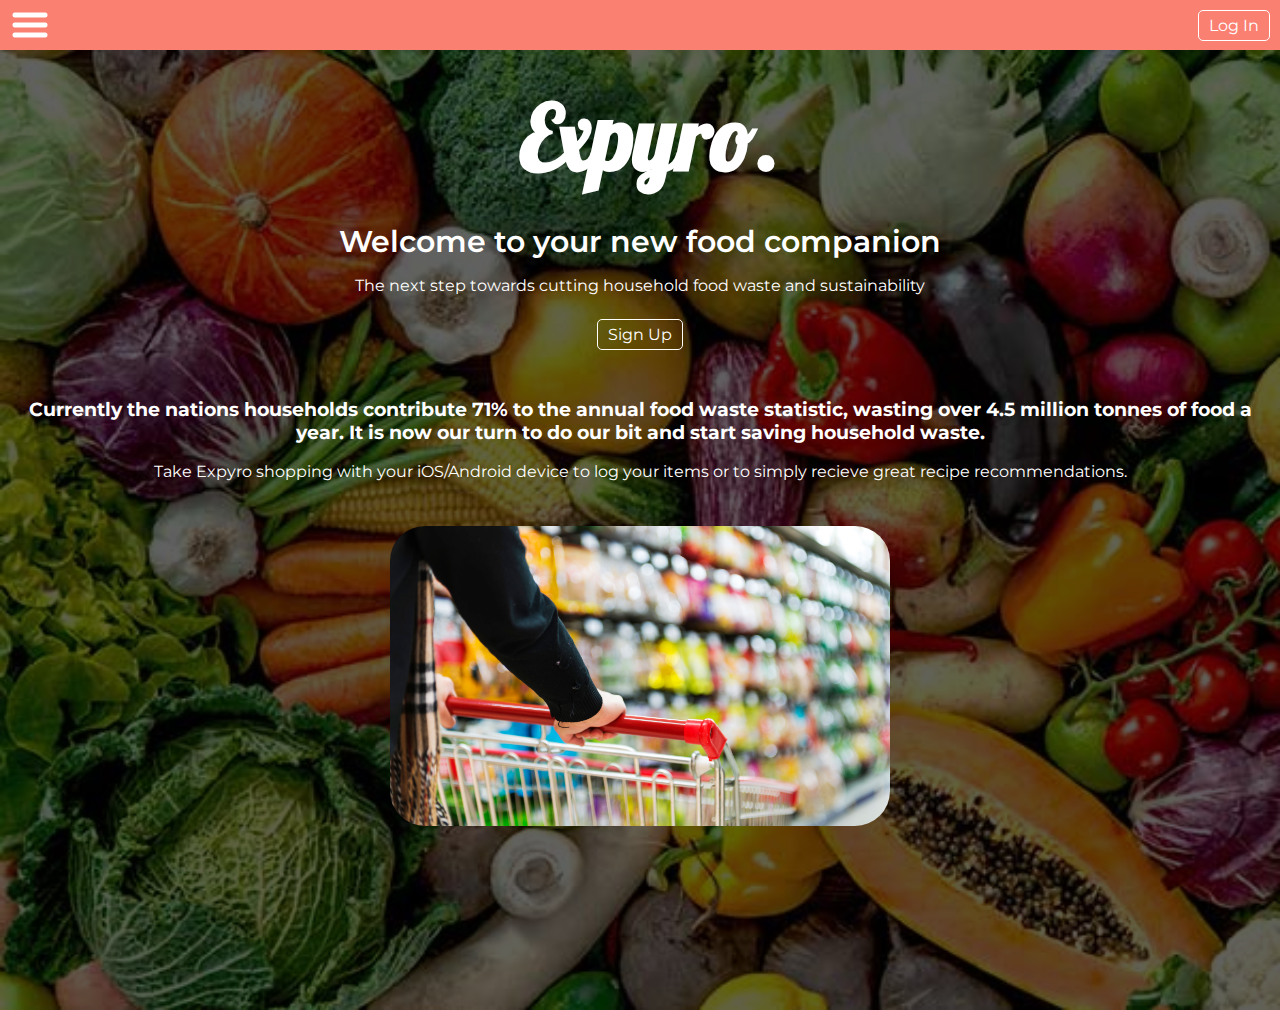
<file: index.html>
<!DOCTYPE html>
<html lang="en">

<head>
    <meta charset="UTF-8">
    <meta name="viewport" content="width=device-width, initial-scale=1.0">
    <link rel="stylesheet" href="css/main.css" />
    <link href="https://fonts.googleapis.com/css2?family=Lobster&family=Montserrat:wght@400;600&display=swap"
        rel="stylesheet">
    <title>Expyro.</title>
</head>

<body>

    <header>
        <img class="hamburger" src="images/hamburger.png" />

        <a class="login" href="">Log In</a>

        <aside class="hamburger-menu">
            <img class="cancel" src="images/cancel-icon.jpg" />
            <a href="index.html">Home</a>
            <a href="pages/expirytracker.html">Expiry Tracker</a>
            <a href="pages/grubguru.html">Grub Guru</a>
            <a href="pages/communityconcoctions.html">Community Concoctions</a>
            <a href="pages/recipes.html">Recipes</a>
        </aside>
    </header>

    <main class="index-main">
        <h1>Expyro.</h1>

        <h2> Welcome to your new food companion</h2>

        <p>The next step towards cutting household food waste and sustainability</p>

        <a class="signup" href="">Sign Up</a>

        <h3>Currently the nations households contribute 71% to the annual food waste statistic, wasting over 4.5 million
            tonnes of food a year. It is now our turn to do our bit and start saving household waste.
        </h3>

        <p>Take Expyro shopping with your iOS/Android device to log your items or to simply recieve great recipe
            recommendations.</p>

        <img class="hh1" src="images/supermarket.jpg">

    </main>

    <script src="js/index.js"></script>
</body>

</html>
</file>
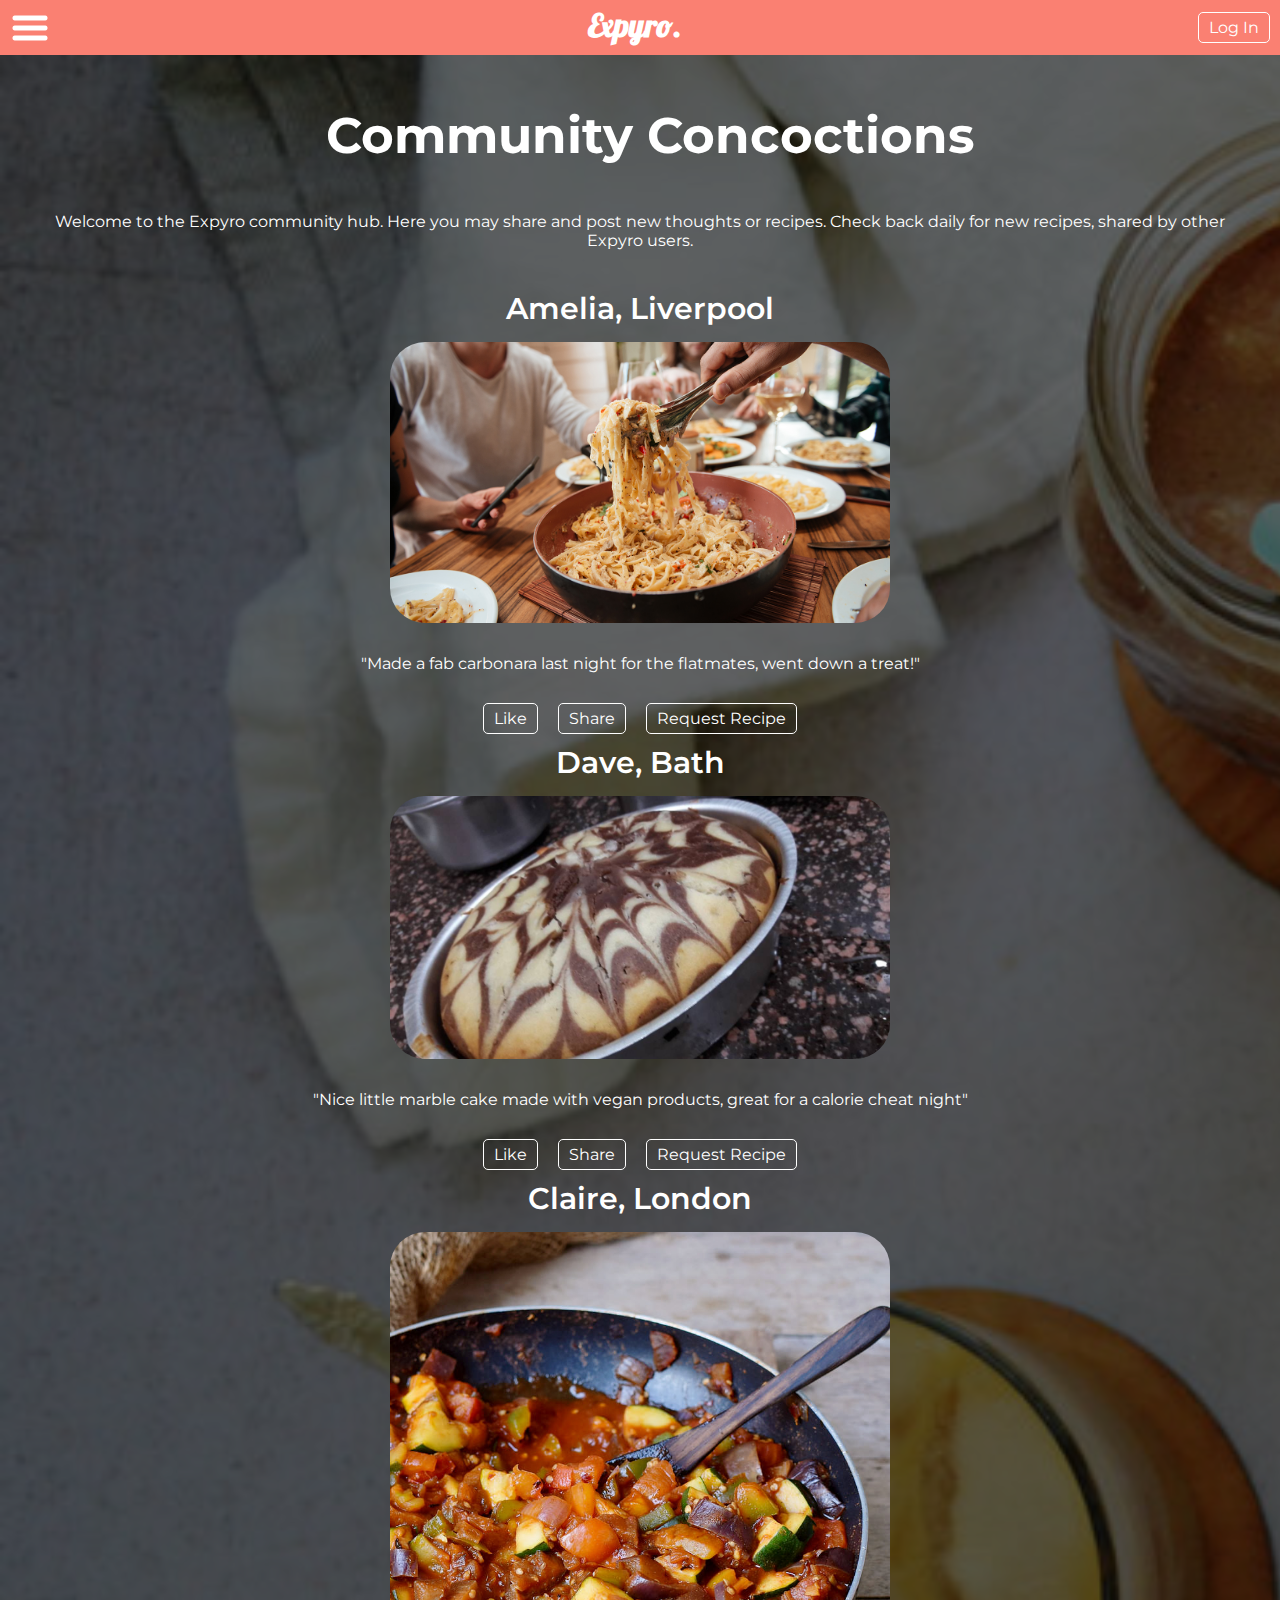
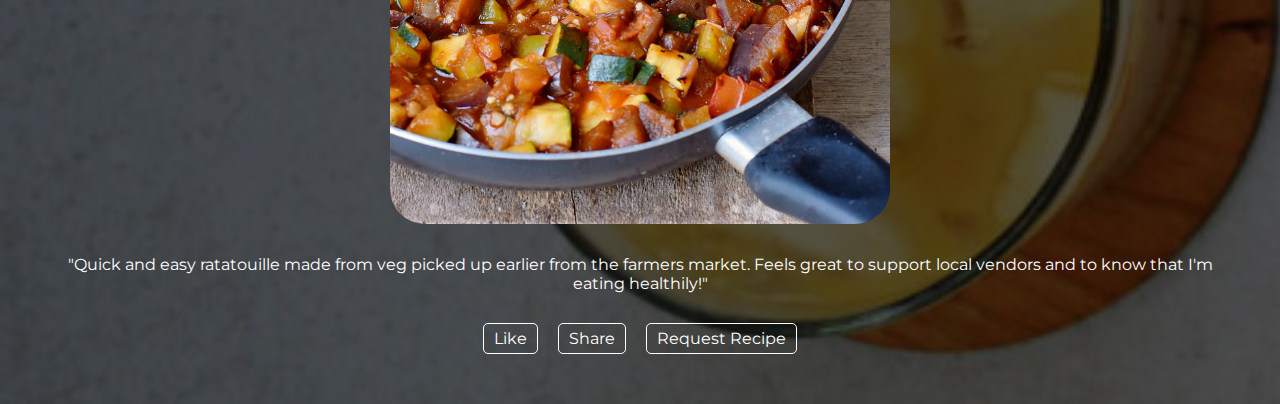
<file: pages/communityconcoctions.html>
<!DOCTYPE html>
<html lang="en">

<head>
    <meta charset="UTF-8">
    <meta name="viewport" content="width=device-width, initial-scale=1.0">
    <link rel="stylesheet" href="../css/main.css" />
    <link href="https://fonts.googleapis.com/css2?family=Lobster&family=Montserrat:wght@400;600&display=swap"
        rel="stylesheet">
    <title>Expyro: CC's</title>
</head>

<body>
    <header>
        <img class="hamburger" src="../images/hamburger.png" />
        <h1>Expyro.</h1>
        <a class="login" href="">Log In</a>

        <aside class="hamburger-menu">
            <img class="cancel" src="../images/cancel-icon.jpg" />
            <a href="../index.html">Home</a>
            <a href="expirytracker.html">Expiry Tracker</a>
            <a href="grubguru.html">Grub Guru</a>
            <a href="communityconcoctions.html">Community Concoctions</a>
            <a href="recipes.html">Recipes</a>
        </aside>
    </header>

    <main class="cc-main">
        <h1 class="cch-1">Community Concoctions</h1>

        <p>Welcome to the Expyro community hub. Here you may share and post new thoughts or recipes. Check back daily
            for new recipes, shared by other Expyro users.</p>

        <h2 class="recipeh2">Amelia, Liverpool</h2>

        <img class="hh1" src="../images/hh1.jpg">

        <p>"Made a fab carbonara last night for the flatmates, went down a treat!"</p>

        <div class="socials">
            <a class="interact" href="">Like</a>
            <a class="interact" href="">Share</a>
            <a class="interact" href="">Request Recipe</a>
        </div>

        <h2 class="recipeh2">Dave, Bath</h2>

        <img class="hh1" src="../images/hh2.jpg">

        <p>"Nice little marble cake made with vegan products, great for a calorie cheat night"</p>

        <div class="socials">
            <a class="interact" href="">Like</a>
            <a class="interact" href="">Share</a>
            <a class="interact" href="">Request Recipe</a>
        </div>

        <h2 class="recipeh2">Claire, London</h2>

        <img class="hh1" src="../images/hh3.jpg">

        <p>"Quick and easy ratatouille made from veg picked up earlier from the farmers market. Feels great to support
            local vendors and to know that I'm eating healthily!"</p>

        <div class="socials">
            <a class="interact" href="">Like</a>
            <a class="interact" href="">Share</a>
            <a class="interact" href="">Request Recipe</a>
        </div>



    </main>

    <script src="../js/index.js"></script>
</body>

</html>
</file>
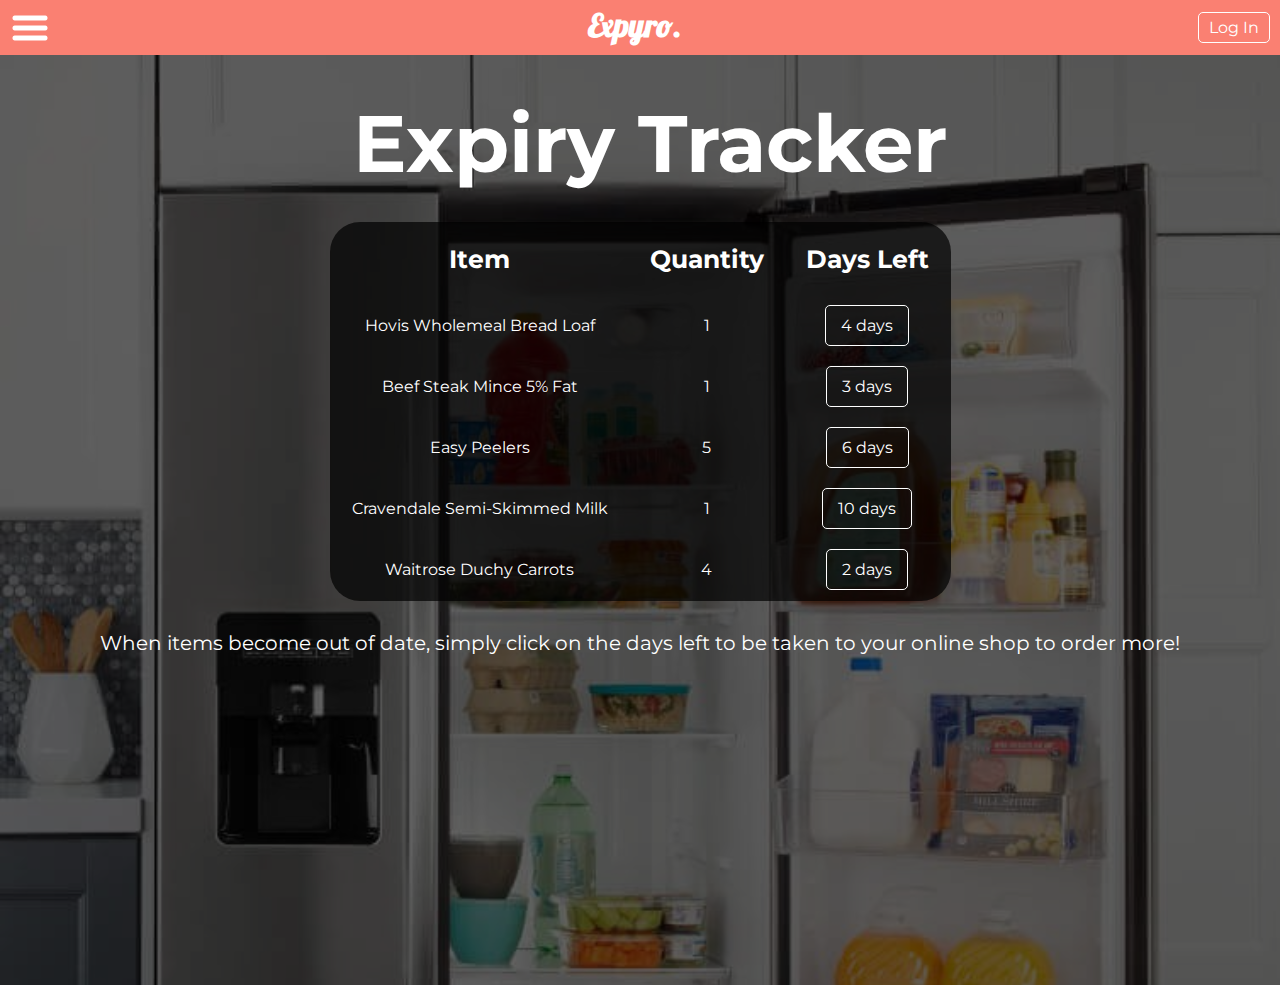
<file: pages/expirytracker.html>
<!DOCTYPE html>
<html lang="en">

<head>
    <meta charset="UTF-8">
    <meta name="viewport" content="width=device-width, initial-scale=1.0">
    <link rel="stylesheet" href="../css/main.css" />
    <link href="https://fonts.googleapis.com/css2?family=Lobster&family=Montserrat:wght@400;600&display=swap"
        rel="stylesheet">
    <title>Expyro: ExpiryTracker</title>
</head>

<body>
    <header>
        <img class="hamburger" src="../images/hamburger.png" />
        <h1>Expyro.</h1>
        <a class="login" href="">Log In</a>

        <aside class="hamburger-menu">
            <img class="cancel" src="../images/cancel-icon.jpg" />
            <a href="../index.html">Home</a>
            <a href="expirytracker.html">Expiry Tracker</a>
            <a href="grubguru.html">Grub Guru</a>
            <a href="communityconcoctions.html">Community Concoctions</a>
            <a href="recipes.html">Recipes</a>
        </aside>
    </header>

    <main class="et-main">

        <h1 class="ggh-1">Expiry Tracker</h1>

        <table>
            <thead>
                <tr>
                    <th>Item</th>
                    <th>Quantity</th>
                    <th>Days Left</th>
                </tr>
            </thead>
            <tbody>
                <tr>
                    <td>Hovis Wholemeal Bread Loaf</td>
                    <td>1</td>
                    <td>
                        <a class="daysleft" href="">4 days</a>
                    </td>
                </tr>
                <tr>
                    <td>Beef Steak Mince 5% Fat</td>
                    <td>1</td>
                    <td>
                        <a class="daysleft" href="">3 days</a>
                    </td>
                </tr>
                <tr>
                    <td>Easy Peelers</td>
                    <td>5</td>
                    <td>
                        <a class="daysleft" href="">6 days</a>
                    </td>
                </tr>
                <tr>
                    <td>Cravendale Semi-Skimmed Milk</td>
                    <td>1</td>
                    <td>
                        <a class="daysleft" href="">10 days</a>
                    </td>
                </tr>
                <tr>
                    <td>Waitrose Duchy Carrots</td>
                    <td>4</td>
                    <td>
                        <a class="daysleft" href="">2 days</a>
                    </td>
                </tr>
            </tbody>
        </table>

        <p>When items become out of date, simply click on the days left to be taken to your online shop to order more!
        </p>
    </main>

    <script src="../js/index.js"></script>
</body>

</html>
</file>
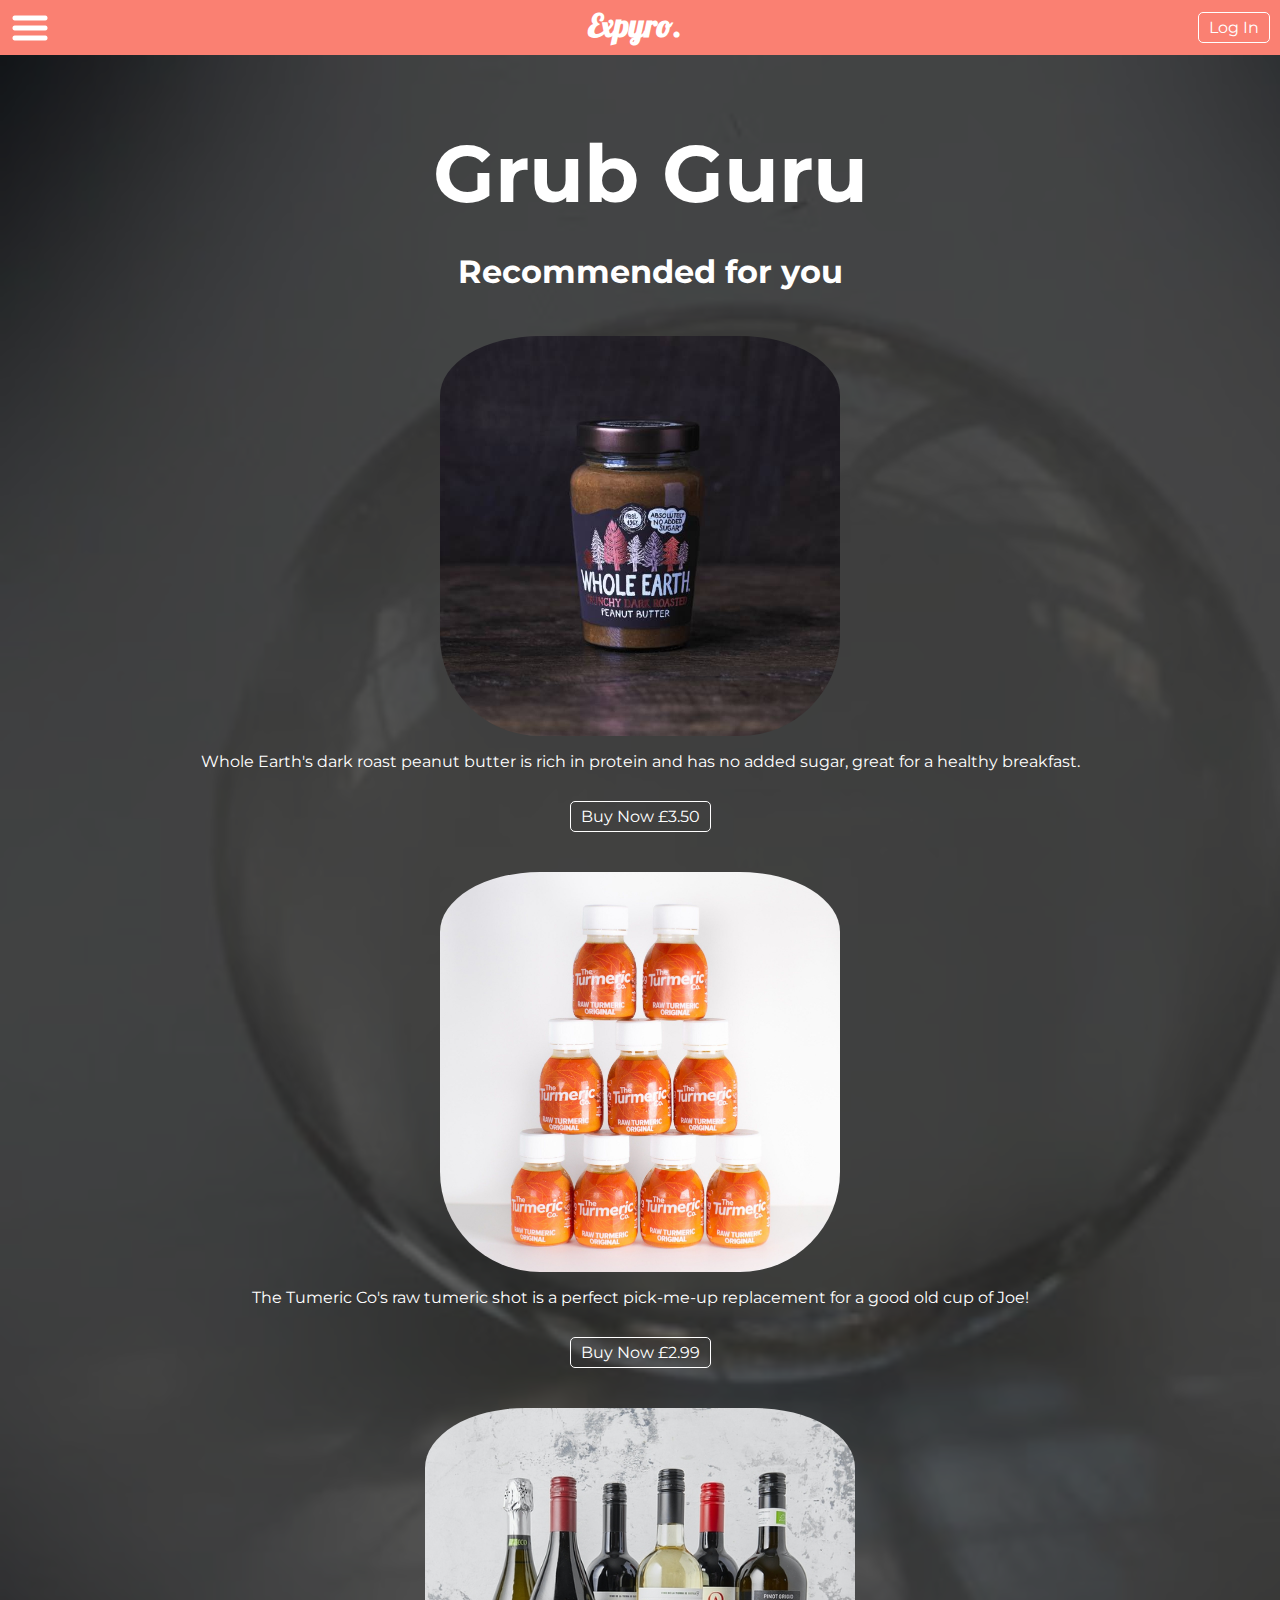
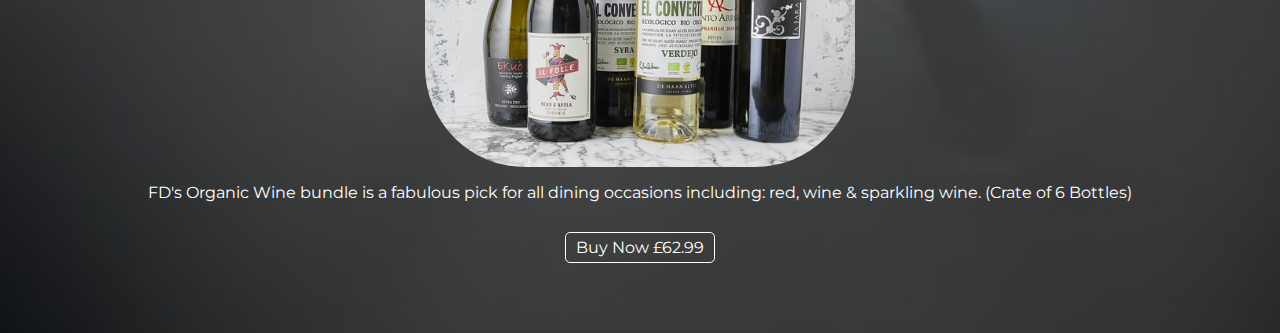
<file: pages/grubguru.html>
<!DOCTYPE html>
<html lang="en">

<head>
    <meta charset="UTF-8">
    <meta name="viewport" content="width=device-width, initial-scale=1.0">
    <link rel="stylesheet" href="../css/main.css" />
    <link href="https://fonts.googleapis.com/css2?family=Lobster&family=Montserrat:wght@400;600&display=swap"
        rel="stylesheet">
    <title>Expyro: GrubGuru</title>
</head>

<body>
    <header>
        <img class="hamburger" src="../images/hamburger.png" />
        <h1>Expyro.</h1>
        <a class="login" href="">Log In</a>

        <aside class="hamburger-menu">
            <img class="cancel" src="../images/cancel-icon.jpg" />
            <a href="../index.html">Home</a>
            <a href="expirytracker.html">Expiry Tracker</a>
            <a href="grubguru.html">Grub Guru</a>
            <a href="communityconcoctions.html">Community Concoctions</a>
            <a href="recipes.html">Recipes</a>
        </aside>
    </header>

    <main class="gg-main">
        <h1 class="ggh-1">Grub Guru</h1>

        <h1 class="ggtitle">Recommended for you</h1>

        <img class="peanut" src="../images/peanut.jpg">
        <p>Whole Earth's dark roast peanut butter is rich in protein and has no added sugar, great for a healthy
            breakfast.</p>
        <a class="ggbuy" href="">Buy Now £3.50</a>

        <img class="tumeric" src="../images/tumeric.jpg">
        <p>The Tumeric Co's raw tumeric shot is a perfect pick-me-up replacement for a good old cup of Joe!</p>
        <a class="ggbuy" href="">Buy Now £2.99</a>

        <img class="wine" src="../images/wine.jpg">
        <p>FD's Organic Wine bundle is a fabulous pick for all dining occasions including: red, wine & sparkling wine.
            (Crate of 6 Bottles)</p>
        <a class="ggbuy" href="">Buy Now £62.99</a>
    </main>

    <script src="../js/index.js"></script>
</body>

</html>
</file>
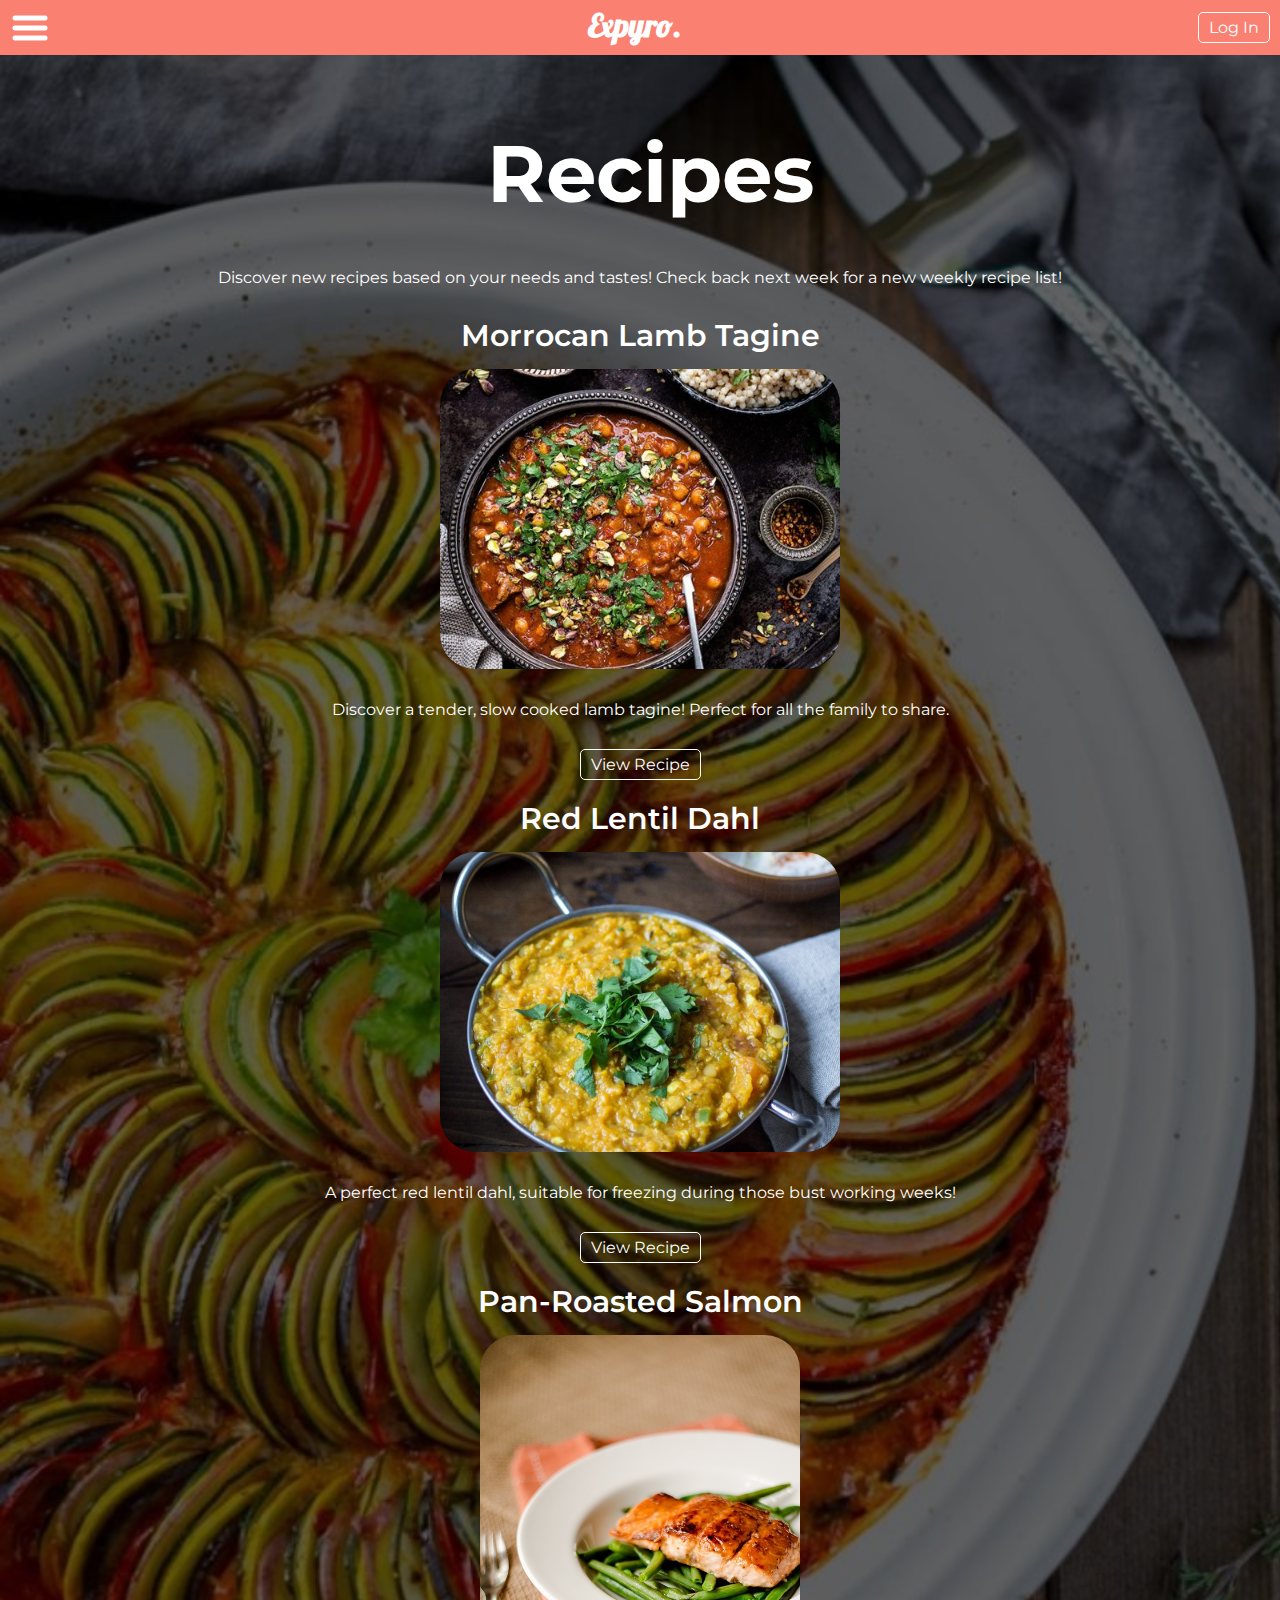
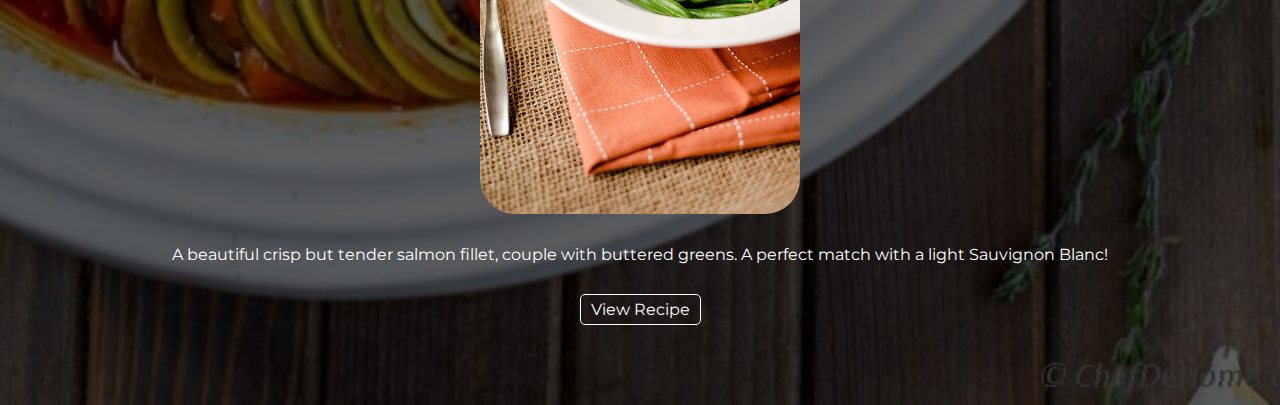
<file: pages/recipes.html>
<!DOCTYPE html>
<html lang="en">

<head>
    <meta charset="UTF-8">
    <meta name="viewport" content="width=device-width, initial-scale=1.0">
    <link rel="stylesheet" href="../css/main.css" />
    <link href="https://fonts.googleapis.com/css2?family=Lobster&family=Montserrat:wght@400;600&display=swap"
        rel="stylesheet">
    <title>Expyro: Recipes</title>
</head>

<body>
    <header>
        <img class="hamburger" src="../images/hamburger.png" />
        <h1>Expyro.</h1>
        <a class="login" href="">Log In</a>

        <aside class="hamburger-menu">
            <img class="cancel" src="../images/cancel-icon.jpg" />
            <a href="../index.html">Home</a>
            <a href="expirytracker.html">Expiry Tracker</a>
            <a href="grubguru.html">Grub Guru</a>
            <a href="communityconcoctions.html">Community Concoctions</a>
            <a href="recipes.html">Recipes</a>
        </aside>
    </header>

    <main class="recipes-main">

        <h1 class="ggh-1">Recipes</h1>

        <p>Discover new recipes based on your needs and tastes! Check back next week for a new weekly recipe list!</p>

        <h2>Morrocan Lamb Tagine</h2>

        <img class="tagine" src="../images/tagine.jpg">

        <p>Discover a tender, slow cooked lamb tagine! Perfect for all the family to share.</p>

        <a class="recipebuy" href="https://www.supergoldenbakes.com/lamb-tagine-recipe/">View Recipe</a>

        <h2 class="recipeh2">Red Lentil Dahl</h2>

        <img class="dahl" src="../images/dahl.jpg">

        <p>A perfect red lentil dahl, suitable for freezing during those bust working weeks!</p>

        <a class="recipebuy" href="https://thewanderlustkitchen.com/indian-red-lentil-dal/">View Recipe</a>

        <h2 class="recipeh2">Pan-Roasted Salmon</h2>

        <img class="salmon" src="../images/salmon.jpg">

        <p>A beautiful crisp but tender salmon fillet, couple with buttered greens. A perfect match with a light
            Sauvignon Blanc!</p>

        <a class="recipebuy" href="https://www.asweetpeachef.com/pan-fried-salmon/">View Recipe</a>

    </main>


    <script src="../js/index.js"></script>
</body>

</html>
</file>
<file: css/main.css>
body {
    margin: 0;
    font-family: Montserrat, sans-serif;
}

/* Navigation Bar */

header {
    background-color: salmon;
    display: flex;
    justify-content: space-between ;
    align-items: center;
    padding: 5px 10px;
}

h1 {
    margin: 0;
    font-family: Lobster, sans-serif;
    color: white;
    padding-bottom: 5px;
    padding-left: 20px;
}

.hamburger {
    width: 40px;
}

.hamburger:hover {
    cursor: pointer;
}

.hamburger-menu {
    background-color: salmon;
    position: fixed;
    top: 0;
    bottom: 0;
    left: 0;
    right: 0;
    width: 50%;
    padding: 20px;
    transform: translateX(-100%);
    transition: all 0.35s ease-in-out;
}

.open-menu {
    transform: translateX(0%);
}

.hamburger-menu a {
    display: block;
    text-decoration: none;
    color: white;
    font-size: 45px;
    text-align: center;
    margin: 30px auto;
}

.hamburger-menu a:hover {
    text-decoration: underline white;
}

.cancel {
    width: 30px;
}

.cancel:hover {
    cursor: pointer;
}

.login {
    color: white;
    text-decoration: none;
    border: 1px white solid;
    padding: 5px 10px;
    border-radius: 5px;
    transition: all 0.2s ease-in-out;
}

.login:hover {
    background-color: white;
    color: salmon;
}

/* Landing Page */

h2 {
    margin: 0;
    font-size: 30px;
    font-weight: 600;
}

main p {
    margin-bottom: 30px;
}

h3 {
    padding-top: 35px;
}

.signup {
    color: white;
    text-decoration: none;
    border: 1px white solid;
    padding: 5px 10px;
    border-radius: 5px;
    transition: all 0.2s ease-in-out;
}

.signup:hover {
    background-color: white;
    color: salmon;
}

main {
    background-size: cover;
    background-blend-mode: multiply;
    background-color: rgb(97, 97, 97);
    text-align: center;
    color: white;
}

.index-main {
    background-image: url(../images/fruit-veg.jpg);
    height: 100vh;
    padding: 30px 10px;
}

.index-main h1 {
    font-family: Lobster, sans-serif;
    color: white;
    font-size: 90px;
    padding-bottom: 30px;
}

/* Expiry Tracker */

.et-main {
    background-image: url(../images/fridge.jpg);
    height: 100vh;
    padding: 15px;
}

.et-main h1 {
    padding-top: 25px;
}

.et-main p {
    font-size: 20px;
    padding-top: 10px;
}

table {
    margin: auto;
    background-color: rgba(0, 0, 0, 0.7);
    border-radius: 30px;
}

td, th {
    padding: 20px;
}

th {
    font-size: 25px;
}

.daysleft  {
    border: 1px white solid;
    border-radius: 5px;
    padding: 10px 15px;
    text-decoration: none;
    color: white;
}

.daysleft:hover {
    background-color: white;
    color: salmon;
}

/* Grub Guru */

.peanut {
    border-radius: 100px;
    width: 400px;
    padding-top: 40px;
}

.tumeric {
    width: 400px;
    border-radius: 100px;
    padding-top: 40px;
}

.wine{
    width: 430px;
    border-radius: 100px;
    padding-top: 40px;
}

.ggtitle {
    color: white;
    font-family: Montserrat, sans-serif;
}

.ggh-1 {
    font-family: Montserrat, sans-serif;
    font-size: 80px;
    padding-bottom: 30px;
}

.gg-main {
    background-image: url(../images/glassball.jpg);
    padding: 70px;
    display: flex;
    flex-direction: column;
    align-items: center;
}

.ggbuy{
    color: white;
    text-decoration: none;
    border: 1px white solid;
    padding: 5px 10px;
    border-radius: 5px;
    transition: all 0.2s ease-in-out;
}

.ggbuy:hover {
    background-color: white;
    color: salmon;
}

/* Recipes */

.recipes-main {
    background-image: url(../images/recipes.jpg);
    padding: 70px;
    display: flex;
    flex-direction: column;
    align-items: center;
}

.recipeh2 {
    padding-top: 10px;
}

.tagine {
    width: 400px;
    border-radius: 50px;
    padding: 15px;
}

.dahl {
    width: 400px;
    border-radius: 50px;
    padding: 15px;
}

.salmon {
    width: 320px;
    border-radius: 50px;
    padding: 15px;
}

.recipebuy {
    color: white;
    text-decoration: none;
    border: 1px white solid;
    padding: 5px 10px;
    border-radius: 5px;
    transition: all 0.2s ease-in-out;
    margin-bottom: 10px;
}

.recipebuy:hover {
    background-color: white;
    color: salmon;
}

/* Community Concoctions */

.cc-main {
    background-image: url(../images/cc.jpg);
    /* height: 100vh; */
    padding: 50px;
    display: flex;
    flex-direction: column;
    align-items: center;
}

.cch-1 {
    font-family: Montserrat, sans-serif;
    font-size: 50px;
    padding-bottom: 30px;
}

.hh1 {
    width: 500px;
    border-radius: 50px;
    padding: 15px;
}

.socials {
    display:flex;
    flex-direction: row;
    align-items: center;
    justify-content: space-between;    
    
}

.interact {
    color: white;
    text-decoration: none;
    border: 1px white solid;
    padding: 5px 10px;
    border-radius: 5px;
    transition: all 0.2s ease-in-out;
    margin-bottom: 10px;
    margin: 0 10px;
}

.interact:hover {
    background-color: white;
    color: salmon;
}
</file>
